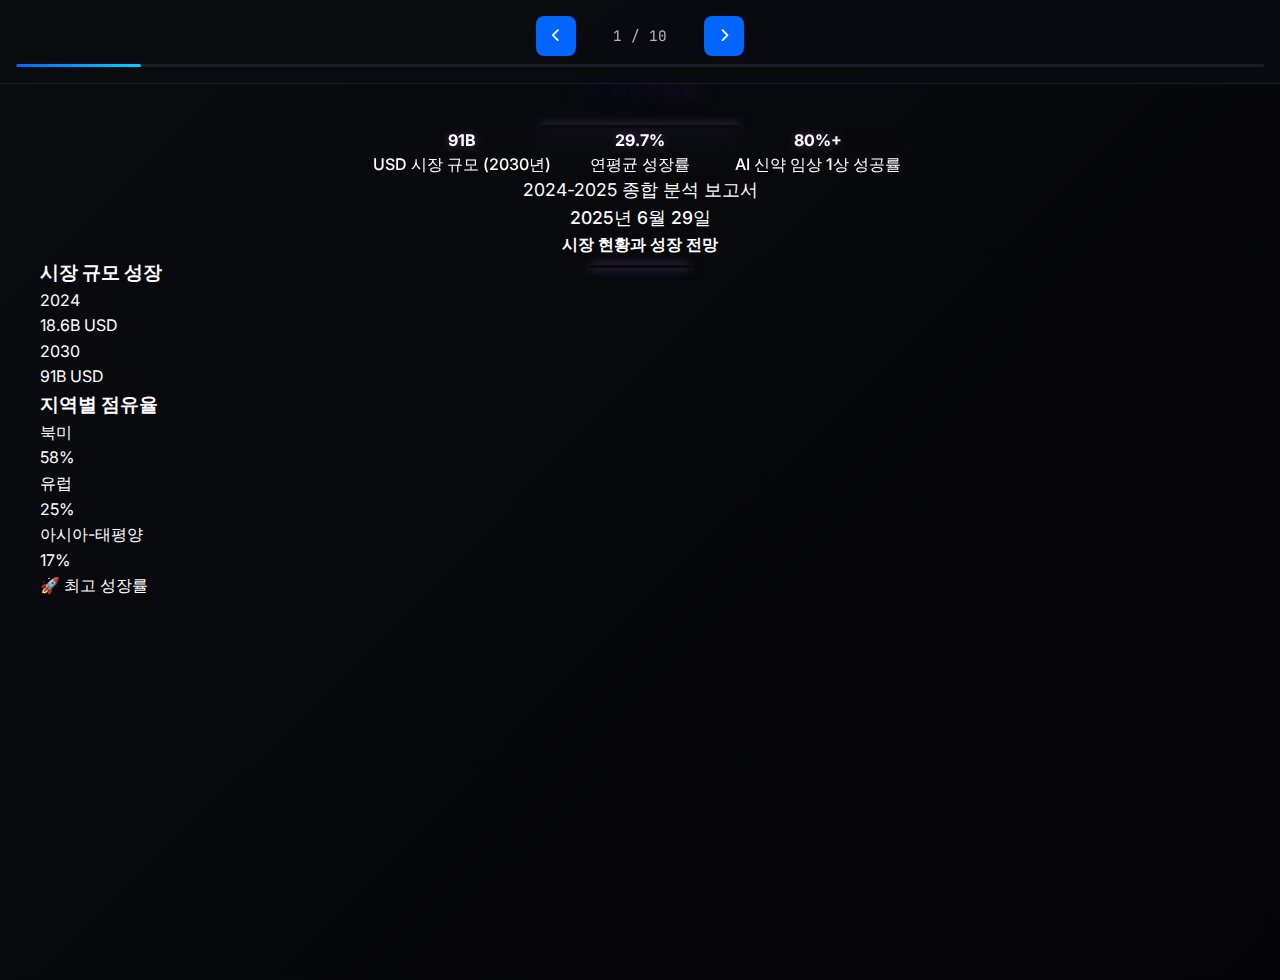
<file: src/index.html>
<!DOCTYPE html>
<html lang="ko">
<head>
    <meta charset="UTF-8">
    <meta name="viewport" content="width=device-width, initial-scale=1.0">
    <title>AI 신약 타겟 발굴 - 현황과 전망</title>
    <link rel="stylesheet" href="css/style.css">
    <link rel="stylesheet" href="css/slides.css">
    <link href="https://fonts.googleapis.com/css2?family=Inter:wght@300;400;500;600;700&family=JetBrains+Mono:wght@400;500&display=swap" rel="stylesheet">
    <link rel="stylesheet" href="https://cdnjs.cloudflare.com/ajax/libs/font-awesome/6.4.0/css/all.min.css">
</head>
<body>
    <!-- 네비게이션 -->
    <nav class="slide-nav">
        <div class="nav-controls">
            <button id="prevBtn" class="nav-btn"><i class="fas fa-chevron-left"></i></button>
            <span id="slideCounter" class="slide-counter">1 / 10</span>
            <button id="nextBtn" class="nav-btn"><i class="fas fa-chevron-right"></i></button>
        </div>
        <div class="nav-progress">
            <div id="progressBar" class="progress-bar"></div>
        </div>
    </nav>

    <!-- 슬라이드 컨테이너 -->
    <main class="slides-container">
        
        <!-- 슬라이드 1: 타이틀 -->
        <section class="slide active" id="slide-1">
            <div class="slide-content title-slide">
                <div class="title-header">
                    <h1 class="main-title">AI 신약 타겟 발굴</h1>
                    <h2 class="sub-title">혁신적 기술과 미래 전망</h2>
                    <div class="title-divider"></div>
                </div>
                <div class="key-stats">
                    <div class="stat-item">
                        <div class="stat-number">91B</div>
                        <div class="stat-label">USD 시장 규모 (2030년)</div>
                    </div>
                    <div class="stat-item">
                        <div class="stat-number">29.7%</div>
                        <div class="stat-label">연평균 성장률</div>
                    </div>
                    <div class="stat-item">
                        <div class="stat-number">80%+</div>
                        <div class="stat-label">AI 신약 임상 1상 성공률</div>
                    </div>
                </div>
                <div class="presentation-info">
                    <p>2024-2025 종합 분석 보고서</p>
                    <p class="date">2025년 6월 29일</p>
                </div>
            </div>
        </section>

        <!-- 슬라이드 2: 시장 현황 -->
        <section class="slide" id="slide-2">
            <div class="slide-content">
                <h2 class="slide-title">시장 현황과 성장 전망</h2>
                <div class="content-grid">
                    <div class="market-overview">
                        <h3>시장 규모 성장</h3>
                        <div class="market-chart">
                            <div class="year-data">
                                <span class="year">2024</span>
                                <div class="bar-container">
                                    <div class="bar" style="width: 20%"></div>
                                    <span class="value">18.6B USD</span>
                                </div>
                            </div>
                            <div class="year-data">
                                <span class="year">2030</span>
                                <div class="bar-container">
                                    <div class="bar" style="width: 100%"></div>
                                    <span class="value">91B USD</span>
                                </div>
                            </div>
                        </div>
                    </div>
                    <div class="region-stats">
                        <h3>지역별 점유율</h3>
                        <div class="region-item">
                            <span>북미</span>
                            <div class="percentage">58%</div>
                        </div>
                        <div class="region-item">
                            <span>유럽</span>
                            <div class="percentage">25%</div>
                        </div>
                        <div class="region-item">
                            <span>아시아-태평양</span>
                            <div class="percentage">17%</div>
                            <span class="growth-indicator">🚀 최고 성장률</span>
                        </div>
                    </div>
                </div>
            </div>
        </section>

        <!-- 추가 슬라이드들은 계속 추가... -->
        
    </main>

    <!-- JavaScript -->
    <script src="js/main.js"></script>
    <script src="js/slides.js"></script>
    <script src="js/charts.js"></script>
</body>
</html>
</file>
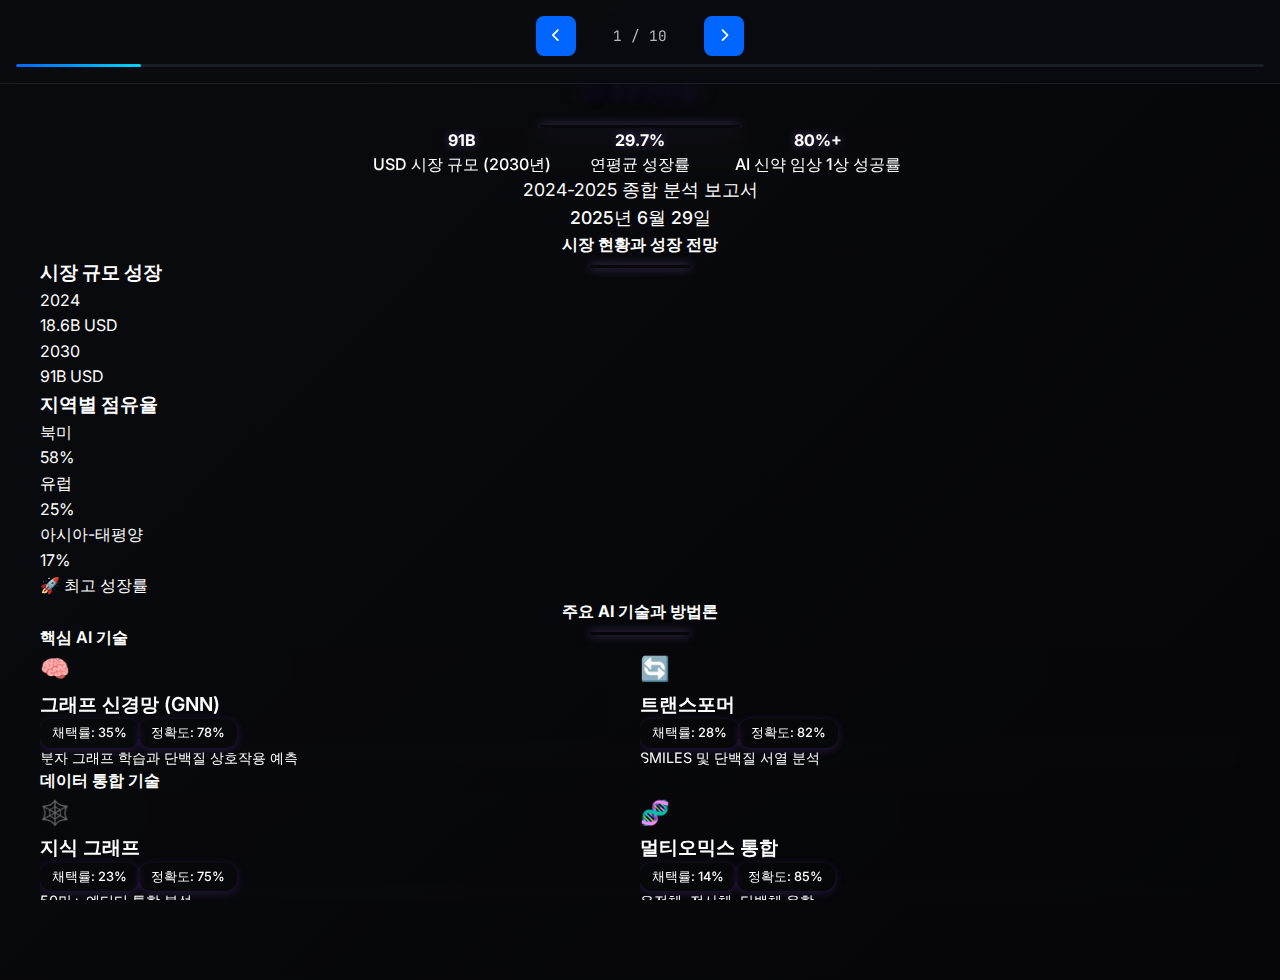
<file: src/index_backup.html>
<!DOCTYPE html>
<html lang="ko">
<head>
    <meta charset="UTF-8">
    <meta name="viewport" content="width=device-width, initial-scale=1.0">
    <title>AI 신약 타겟 발굴 - 현황과 전망</title>
    <link rel="stylesheet" href="css/style.css">
    <link rel="stylesheet" href="css/slides.css">
    <link href="https://fonts.googleapis.com/css2?family=Inter:wght@300;400;500;600;700&family=JetBrains+Mono:wght@400;500&display=swap" rel="stylesheet">
    <link rel="stylesheet" href="https://cdnjs.cloudflare.com/ajax/libs/font-awesome/6.4.0/css/all.min.css">
</head>
<body>
    <!-- 네비게이션 -->
    <nav class="slide-nav">
        <div class="nav-controls">
            <button id="prevBtn" class="nav-btn"><i class="fas fa-chevron-left"></i></button>
            <span id="slideCounter" class="slide-counter">1 / 10</span>
            <button id="nextBtn" class="nav-btn"><i class="fas fa-chevron-right"></i></button>
        </div>
        <div class="nav-progress">
            <div id="progressBar" class="progress-bar"></div>
        </div>
    </nav>

    <!-- 슬라이드 컨테이너 -->
    <main class="slides-container">
        
        <!-- 슬라이드 1: 타이틀 -->
        <section class="slide active" id="slide-1">
            <div class="slide-content title-slide">
                <div class="title-header">
                    <h1 class="main-title">AI 신약 타겟 발굴</h1>
                    <h2 class="sub-title">혁신적 기술과 미래 전망</h2>
                    <div class="title-divider"></div>
                </div>
                <div class="key-stats">
                    <div class="stat-item">
                        <div class="stat-number">91B</div>
                        <div class="stat-label">USD 시장 규모 (2030년)</div>
                    </div>
                    <div class="stat-item">
                        <div class="stat-number">29.7%</div>
                        <div class="stat-label">연평균 성장률</div>
                    </div>
                    <div class="stat-item">
                        <div class="stat-number">80%+</div>
                        <div class="stat-label">AI 신약 임상 1상 성공률</div>
                    </div>
                </div>
                <div class="presentation-info">
                    <p>2024-2025 종합 분석 보고서</p>
                    <p class="date">2025년 6월 29일</p>
                </div>
            </div>
        </section>

        <!-- 슬라이드 2: 시장 현황 -->
        <section class="slide" id="slide-2">
            <div class="slide-content">
                <h2 class="slide-title">시장 현황과 성장 전망</h2>
                <div class="content-grid">
                    <div class="market-overview">
                        <h3>시장 규모 성장</h3>
                        <div class="market-chart">
                            <div class="year-data">
                                <span class="year">2024</span>
                                <div class="bar-container">
                                    <div class="bar" style="width: 20%"></div>
                                    <span class="value">18.6B USD</span>
                                </div>
                            </div>
                            <div class="year-data">
                                <span class="year">2030</span>
                                <div class="bar-container">
                                    <div class="bar" style="width: 100%"></div>
                                    <span class="value">91B USD</span>
                                </div>
                            </div>
                        </div>
                    </div>
                    <div class="region-stats">
                        <h3>지역별 점유율</h3>
                        <div class="region-item">
                            <span>북미</span>
                            <div class="percentage">58%</div>
                        </div>
                        <div class="region-item">
                            <span>유럽</span>
                            <div class="percentage">25%</div>
                        </div>
                        <div class="region-item">
                            <span>아시아-태평양</span>
                            <div class="percentage">17%</div>
                            <span class="growth-indicator">🚀 최고 성장률</span>
                        </div>
                    </div>
                </div>
            </div>
        </section>

        <!-- 슬라이드 3: 주요 AI 기술과 방법론 -->
        <section class="slide" id="slide-3">
            <div class="slide-content">
                <h2 class="slide-title">주요 AI 기술과 방법론</h2>
                <div class="technology-grid">
                    <div class="tech-category">
                        <h3>핵심 AI 기술</h3>
                        <div class="tech-items">
                            <div class="tech-item">
                                <div class="tech-icon">🧠</div>
                                <div class="tech-info">
                                    <h4>그래프 신경망 (GNN)</h4>
                                    <div class="tech-stats">
                                        <span class="adoption">채택률: 35%</span>
                                        <span class="accuracy">정확도: 78%</span>
                                    </div>
                                    <p>분자 그래프 학습과 단백질 상호작용 예측</p>
                                </div>
                            </div>
                            <div class="tech-item">
                                <div class="tech-icon">🔄</div>
                                <div class="tech-info">
                                    <h4>트랜스포머</h4>
                                    <div class="tech-stats">
                                        <span class="adoption">채택률: 28%</span>
                                        <span class="accuracy">정확도: 82%</span>
                                    </div>
                                    <p>SMILES 및 단백질 서열 분석</p>
                                </div>
                            </div>
                        </div>
                    </div>
                    <div class="tech-category">
                        <h3>데이터 통합 기술</h3>
                        <div class="tech-items">
                            <div class="tech-item">
                                <div class="tech-icon">🕸️</div>
                                <div class="tech-info">
                                    <h4>지식 그래프</h4>
                                    <div class="tech-stats">
                                        <span class="adoption">채택률: 23%</span>
                                        <span class="accuracy">정확도: 75%</span>
                                    </div>
                                    <p>50만+ 엔티티 통합 분석</p>
                                </div>
                            </div>
                            <div class="tech-item">
                                <div class="tech-icon">🧬</div>
                                <div class="tech-info">
                                    <h4>멀티오믹스 통합</h4>
                                    <div class="tech-stats">
                                        <span class="adoption">채택률: 14%</span>
                                        <span class="accuracy">정확도: 85%</span>
                                    </div>
                                    <p>유전체, 전사체, 단백체 융합</p>
                                </div>
                            </div>
                        </div>
                    </div>
                </div>
            </div>
        </section>

        <!-- 슬라이드 4: 성공 사례 - Insilico Medicine -->
        <section class="slide" id="slide-4">
            <div class="slide-content">
                <h2 class="slide-title">성공 사례: Insilico Medicine</h2>
                <div class="success-story">
                    <div class="company-intro">
                        <div class="company-logo">🏢</div>
                        <div class="company-info">
                            <h3>Insilico Medicine</h3>
                            <p>549M USD 펀딩 | 31개 프로그램 진행 중</p>
                        </div>
                    </div>
                    
                    <div class="drug-showcase">
                        <div class="drug-info">
                            <h3>ISM001-055 (Rentosertib)</h3>
                            <div class="indication">
                                <span class="label">적응증:</span>
                                <span class="value">특발성 폐섬유증 (IPF)</span>
                            </div>
                        </div>
                        
                        <div class="timeline">
                            <div class="timeline-item">
                                <div class="timeline-date">2021</div>
                                <div class="timeline-event">AI 타겟 발굴</div>
                            </div>
                            <div class="timeline-item">
                                <div class="timeline-date">2023</div>
                                <div class="timeline-event">임상 1상 시작</div>
                            </div>
                            <div class="timeline-item highlight">
                                <div class="timeline-date">2024.11</div>
                                <div class="timeline-event">2상 성공</div>
                            </div>
                        </div>
                        
                        <div class="clinical-results">
                            <h4>임상 2상 결과</h4>
                            <div class="results-comparison">
                                <div class="result-item positive">
                                    <div class="result-label">ISM001-055 (60mg)</div>
                                    <div class="result-value">+98.4mL</div>
                                    <div class="result-desc">FVC 개선</div>
                                </div>
                                <div class="result-item negative">
                                    <div class="result-label">위약군</div>
                                    <div class="result-value">-20.3mL</div>
                                    <div class="result-desc">FVC 감소</div>
                                </div>
                            </div>
                        </div>
                    </div>
                    
                    <div class="key-achievement">
                        <div class="achievement-stat">
                            <div class="stat-number">30개월</div>
                            <div class="stat-label">타겟 발굴 → 임상 1상</div>
                        </div>
                        <div class="achievement-text">
                            <p>기존 4-7년 대비 <strong>75% 시간 단축</strong></p>
                        </div>
                    </div>
                </div>
            </div>
        </section>

        <!-- 슬라이드 5: 주요 플레이어와 파트너십 -->
        <section class="slide" id="slide-5">
            <div class="slide-content">
                <h2 class="slide-title">주요 플레이어와 파트너십</h2>
                <div class="players-overview">
                    <div class="ai-companies">
                        <h3>AI 전문 바이오테크</h3>
                        <div class="company-grid">
                            <div class="company-card">
                                <div class="company-header">
                                    <h4>Insilico Medicine</h4>
                                    <span class="funding">$549M</span>
                                </div>
                                <div class="company-details">
                                    <p>31개 프로그램 | Series C</p>
                                </div>
                            </div>
                            <div class="company-card">
                                <div class="company-header">
                                    <h4>Recursion</h4>
                                    <span class="funding">$688M</span>
                                </div>
                                <div class="company-details">
                                    <p>15개 프로그램 | 상장사</p>
                                </div>
                            </div>
                            <div class="company-card">
                                <div class="company-header">
                                    <h4>Xaira</h4>
                                    <span class="funding">$1,000M</span>
                                </div>
                                <div class="company-details">
                                    <p>5개 프로그램 | Series A</p>
                                </div>
                            </div>
                        </div>
                    </div>
                    
                    <div class="partnerships">
                        <h3>빅파마 파트너십</h3>
                        <div class="partnership-list">
                            <div class="partnership-item">
                                <div class="partnership-info">
                                    <span class="pharma">Eli Lilly</span>
                                    <span class="connector">×</span>
                                    <span class="ai-company">Isomorphic Labs</span>
                                </div>
                                <div class="deal-value">$1.7B</div>
                            </div>
                            <div class="partnership-item">
                                <div class="partnership-info">
                                    <span class="pharma">Novartis</span>
                                    <span class="connector">×</span>
                                    <span class="ai-company">Isomorphic Labs</span>
                                </div>
                                <div class="deal-value">$1.2B</div>
                            </div>
                            <div class="partnership-item">
                                <div class="partnership-info">
                                    <span class="pharma">Bayer</span>
                                    <span class="connector">×</span>
                                    <span class="ai-company">Recursion</span>
                                </div>
                                <div class="deal-value">$1.5B</div>
                            </div>
                        </div>
                        
                        <div class="total-investment">
                            <h4>총 투자 규모</h4>
                            <div class="investment-stat">
                                <span class="amount">$30B+</span>
                                <span class="description">빅파마 AI 파트너십 총액</span>
                            </div>
                        </div>
                    </div>
                </div>
            </div>
        </section>

        <!-- 슬라이드 6: 기술적 도전과제 -->
        <section class="slide" id="slide-6">
            <div class="slide-content">
                <h2 class="slide-title">기술적 도전과제</h2>
                <div class="challenges-overview">
                    <div class="challenges-grid">
                        <div class="challenge-item">
                            <div class="challenge-icon">📊</div>
                            <div class="challenge-content">
                                <h3>데이터 품질과 가용성</h3>
                                <div class="challenge-details">
                                    <p><strong>문제:</strong> 사일로화된 제약 데이터, 편향된 결과 보고</p>
                                    <p><strong>해결책:</strong> 표준화된 데이터 공유 플랫폼, 연합 학습</p>
                                </div>
                                <div class="severity">심각도: 높음</div>
                            </div>
                        </div>
                        
                        <div class="challenge-item">
                            <div class="challenge-icon">🔍</div>
                            <div class="challenge-content">
                                <h3>해석가능성 (블랙박스)</h3>
                                <div class="challenge-details">
                                    <p><strong>문제:</strong> AI 의사결정 과정 불투명, 생물학적 설명 부족</p>
                                    <p><strong>해결책:</strong> 설명 가능한 AI (XAI), 인과관계 모델링</p>
                                </div>
                                <div class="severity">심각도: 높음</div>
                            </div>
                        </div>
                        
                        <div class="challenge-item">
                            <div class="challenge-icon">🧪</div>
                            <div class="challenge-content">
                                <h3>검증의 어려움</h3>
                                <div class="challenge-details">
                                    <p><strong>문제:</strong> 높은 위양성률, 실험적 검증 필수</p>
                                    <p><strong>해결책:</strong> 다중 검증 시스템, 로버스트 모델링</p>
                                </div>
                                <div class="severity">심각도: 중간</div>
                            </div>
                        </div>
                        
                        <div class="challenge-item">
                            <div class="challenge-icon">💻</div>
                            <div class="challenge-content">
                                <h3>컴퓨팅 요구사항</h3>
                                <div class="challenge-details">
                                    <p><strong>문제:</strong> 고비용 GPU 인프라 (연 $4,500/GPU)</p>
                                    <p><strong>해결책:</strong> 클라우드 최적화, 효율적 모델 아키텍처</p>
                                </div>
                                <div class="severity">심각도: 중간</div>
                            </div>
                        </div>
                    </div>
                </div>
            </div>
        </section>
        
    </main>

    <!-- JavaScript -->
    <script src="js/main.js"></script>
    <script src="js/slides.js"></script>
    <script src="js/charts.js"></script>
</body>
</html>
</file>
<file: src/css/slides.css>
/* ===================================
   AI 신약 타겟 발굴 - 슬라이드 스타일
   새로운 퍼플 디자인 시스템 적용
   =================================== */

/* 슬라이드 컨테이너 */
.slides-container {
    margin-top: 80px;
    height: calc(100vh - 80px);
    position: relative;
    overflow: hidden;
}

/* 슬라이드 콘텐츠 */
.slide-content {
    max-width: 1200px;
    width: 100%;
    height: 100%;
    display: flex;
    flex-direction: column;
    margin: 0 auto;
}

/* ===== 슬라이드 1: 타이틀 슬라이드 ===== */
.title-slide {
    text-align: center;
    justify-content: center;
    align-items: center;
}

.title-header {
    margin-bottom: var(--space-xl);
}

.main-title {
    font-size: var(--text-h1);
    font-weight: 900;
    background: linear-gradient(135deg, var(--primary-purple) 0%, var(--secondary-purple) 100%);
    -webkit-background-clip: text;
    -webkit-text-fill-color: transparent;
    background-clip: text;
    margin-bottom: var(--space-sm);
    line-height: 1.2;
    text-shadow: 0 0 20px rgba(103, 58, 183, 0.3);
}

.sub-title {
    font-size: var(--text-h3);
    background: linear-gradient(90deg, var(--text-primary) 0%, var(--accent-purple) 100%);
    -webkit-background-clip: text;
    -webkit-text-fill-color: transparent;
    background-clip: text;
    font-weight: 500;
    margin-bottom: var(--space-md);
}

.title-divider {
    width: 200px;
    height: 3px;
    background: linear-gradient(90deg, var(--primary-purple), var(--accent-purple));
    margin: 0 auto;
    border-radius: 2px;
    box-shadow: 0 0 10px rgba(179, 136, 255, 0.5);
}

/* 주요 통계 - 글래스모피즘 적용 */
.key-stats {
    display: grid;
    grid-template-columns: repeat(3, 1fr);
    gap: var(--space-xl);
    margin: var(--space-xl) 0;
    padding: var(--space-xl);
    background: var(--glass-bg);
    backdrop-filter: blur(12px);
    -webkit-backdrop-filter: blur(12px);
    border-radius: 16px;
    border: 1px solid var(--glass-border);
    box-shadow: var(--shadow-glass);
}

.stat-item {
    text-align: center;
    padding: var(--space-md);
    transition: all var(--transition-normal);
}

.stat-item:hover {
    transform: translateY(-5px) scale(1.02);
}

.stat-number {
    font-size: var(--text-emphasis);
    font-weight: 700;
    color: var(--accent-purple);
    font-family: var(--font-primary);
    margin-bottom: var(--space-xs);
    text-shadow: 0 0 10px rgba(179, 136, 255, 0.4);
}

.stat-label {
    font-size: var(--text-body);
    color: var(--text-secondary);
    font-weight: 500;
    line-height: 1.4;
}

/* 프레젠테이션 정보 */
.presentation-info {
    margin-top: var(--space-xl);
    color: var(--text-secondary);
    text-align: center;
}

.presentation-info p {
    margin-bottom: var(--space-xs);
    font-size: 1.1rem;
}

.date {
    font-family: var(--font-primary);
    font-size: 0.9rem;
    color: var(--accent-purple);
    font-weight: 500;
}

/* ===== 일반 슬라이드 제목 ===== */
.slide-title {
    font-size: var(--text-h2);
    font-weight: 700;
    color: var(--text-primary);
    margin-bottom: var(--space-lg);
    text-align: center;
    position: relative;
}

.slide-title::after {
    content: '';
    position: absolute;
    bottom: -10px;
    left: 50%;
    transform: translateX(-50%);
    width: 100px;
    height: 3px;
    background: linear-gradient(90deg, var(--primary-purple), var(--accent-purple));
    border-radius: 2px;
    box-shadow: 0 0 10px rgba(179, 136, 255, 0.5);
}

/* ===== 슬라이드 3: 기술 그리드 ===== */
.technology-grid {
    display: grid;
    grid-template-columns: 1fr;
    gap: var(--space-xl);
    margin-top: var(--space-lg);
}

.tech-category h3 {
    color: var(--accent-purple);
    margin-bottom: var(--space-md);
    font-size: var(--text-h3);
    font-weight: 600;
}

.tech-items {
    display: grid;
    grid-template-columns: repeat(2, 1fr);
    gap: var(--space-lg);
}

.tech-item {
    background: var(--glass-bg);
    backdrop-filter: blur(12px);
    -webkit-backdrop-filter: blur(12px);
    border: 1px solid var(--glass-border);
    border-radius: 16px;
    padding: var(--space-lg);
    transition: all var(--transition-normal);
    position: relative;
    overflow: hidden;
}

.tech-item::before {
    content: '';
    position: absolute;
    top: 0;
    left: 0;
    width: 100%;
    height: 2px;
    background: linear-gradient(90deg, var(--primary-purple), var(--accent-purple));
}

.tech-item:hover {
    transform: translateY(-5px) scale(1.02);
    box-shadow: 0 0 25px rgba(103, 58, 183, 0.5);
    border-color: var(--accent-purple);
}

.tech-icon {
    font-size: 2rem;
    margin-bottom: var(--space-sm);
}

.tech-info h4 {
    color: var(--text-primary);
    margin-bottom: var(--space-xs);
    font-size: 1.2rem;
    font-weight: 600;
}

.tech-stats {
    display: flex;
    gap: var(--space-sm);
    margin-bottom: var(--space-sm);
    flex-wrap: wrap;
}

.tech-stats span {
    background: linear-gradient(120deg, var(--tertiary-indigo) 0%, var(--primary-purple) 100%);
    color: var(--text-primary);
    padding: 4px 12px;
    border-radius: 12px;
    font-size: 0.8rem;
    font-weight: 500;
    box-shadow: 0 2px 8px rgba(103, 58, 183, 0.3);
}

.tech-info p {
    color: var(--text-secondary);
    font-size: var(--text-body);
    line-height: 1.5;
}

/* ===== 슬라이드 4: 성공 사례 ===== */
.success-story {
    max-width: 1000px;
    margin: 0 auto;
}

.company-intro {
    display: flex;
    align-items: center;
    gap: var(--space-md);
    margin-bottom: var(--space-xl);
    padding: var(--space-lg);
    background: linear-gradient(120deg, 
        rgba(103, 58, 183, 0.1) 0%, 
        rgba(156, 39, 176, 0.1) 100%);
    border-radius: 16px;
    border: 1px solid var(--glass-border);
    backdrop-filter: blur(8px);
}

.company-logo {
    font-size: 3rem;
}

.company-info h3 {
    color: var(--accent-purple);
    font-size: 1.5rem;
    font-weight: 700;
    margin-bottom: var(--space-xs);
}

.company-info p {
    color: var(--text-secondary);
    font-size: var(--text-body);
}

.drug-showcase {
    background: var(--glass-bg);
    backdrop-filter: blur(12px);
    -webkit-backdrop-filter: blur(12px);
    border-radius: 16px;
    padding: var(--space-xl);
    border: 1px solid var(--glass-border);
    box-shadow: var(--shadow-glass);
}

.drug-info h3 {
    color: var(--text-primary);
    font-size: 1.8rem;
    font-weight: 700;
    margin-bottom: var(--space-md);
}

.indication {
    margin-bottom: var(--space-lg);
}

.indication .label {
    color: var(--text-secondary);
    margin-right: var(--space-xs);
    font-weight: 500;
}

.indication .value {
    color: var(--accent-purple);
    font-weight: 700;
}

.timeline {
    display: flex;
    justify-content: space-around;
    margin: var(--space-xl) 0;
    position: relative;
}

.timeline::before {
    content: '';
    position: absolute;
    top: 20px;
    left: 10%;
    right: 10%;
    height: 2px;
    background: linear-gradient(90deg, var(--primary-purple), var(--accent-purple));
}

.timeline-item {
    text-align: center;
    position: relative;
    z-index: 1;
}

.timeline-date {
    background: linear-gradient(135deg, var(--primary-purple), var(--secondary-purple));
    color: var(--text-primary);
    padding: var(--space-xs) var(--space-sm);
    border-radius: 20px;
    font-weight: 600;
    margin-bottom: var(--space-xs);
    display: inline-block;
    box-shadow: var(--shadow-soft);
}

.timeline-item.highlight .timeline-date {
    background: linear-gradient(135deg, var(--success-color), #66BB6A);
}

.timeline-event {
    color: var(--text-secondary);
    font-size: 0.9rem;
    font-weight: 500;
}

.key-achievement {
    text-align: center;
    margin-top: var(--space-xl);
    padding: var(--space-lg);
    background: linear-gradient(120deg, 
        rgba(76, 175, 80, 0.1) 0%, 
        rgba(102, 187, 106, 0.1) 100%);
    border-radius: 16px;
    border: 1px solid var(--success-color);
    backdrop-filter: blur(8px);
}

.achievement-stat .stat-number {
    font-size: var(--text-emphasis);
    color: var(--success-color);
    font-weight: 700;
    font-family: var(--font-primary);
    text-shadow: 0 0 10px rgba(76, 175, 80, 0.4);
}

.achievement-stat .stat-label {
    color: var(--text-secondary);
    font-size: var(--text-body);
    margin-top: var(--space-xs);
    font-weight: 500;
}

/* ===== 슬라이드 5: 플레이어와 파트너십 ===== */
.players-overview {
    display: grid;
    grid-template-columns: 1fr 1fr;
    gap: var(--space-xl);
    margin-top: var(--space-lg);
}

.ai-companies h3, .partnerships h3 {
    color: var(--accent-purple);
    margin-bottom: var(--space-md);
    font-size: var(--text-h3);
    font-weight: 600;
}

.company-grid {
    display: grid;
    grid-template-columns: 1fr;
    gap: var(--space-md);
}

.company-card {
    background: var(--glass-bg);
    backdrop-filter: blur(12px);
    -webkit-backdrop-filter: blur(12px);
    border: 1px solid var(--glass-border);
    border-radius: 16px;
    padding: var(--space-lg);
    transition: all var(--transition-normal);
    position: relative;
    overflow: hidden;
}

.company-card::before {
    content: '';
    position: absolute;
    top: 0;
    left: 0;
    width: 100%;
    height: 2px;
    background: linear-gradient(90deg, var(--tertiary-indigo), var(--primary-purple));
}

.company-card:hover {
    transform: translateY(-5px) scale(1.02);
    box-shadow: 0 0 25px rgba(103, 58, 183, 0.5);
}

.company-card h4 {
    color: var(--text-primary);
    margin-bottom: var(--space-xs);
    font-size: 1.2rem;
    font-weight: 600;
}

.company-card .funding {
    color: var(--success-color);
    font-weight: 700;
    font-family: var(--font-primary);
    font-size: 1.2rem;
    text-shadow: 0 0 8px rgba(76, 175, 80, 0.4);
}

.company-card p {
    color: var(--text-secondary);
    font-size: 0.95rem;
    margin-top: var(--space-xs);
}

.partnership-list {
    margin-bottom: var(--space-lg);
}

.partnership-item {
    display: flex;
    justify-content: space-between;
    align-items: center;
    padding: var(--space-md);
    background: var(--glass-bg);
    backdrop-filter: blur(8px);
    -webkit-backdrop-filter: blur(8px);
    border-radius: 12px;
    border: 1px solid var(--glass-border);
    margin-bottom: var(--space-sm);
    transition: all var(--transition-normal);
}

.partnership-item:hover {
    transform: translateY(-2px);
    box-shadow: var(--shadow-soft);
}

.partnership-item .pharma {
    color: var(--text-primary);
    font-weight: 500;
    font-size: 1rem;
}

.deal-value {
    color: var(--warning-color);
    font-weight: 700;
    font-family: var(--font-primary);
    font-size: 1.1rem;
    text-shadow: 0 0 8px rgba(255, 152, 0, 0.4);
}

.total-investment {
    text-align: center;
    padding: var(--space-lg);
    background: linear-gradient(120deg, 
        rgba(63, 81, 181, 0.1) 0%, 
        rgba(103, 58, 183, 0.1) 100%);
    border-radius: 16px;
    border: 1px solid var(--tertiary-indigo);
    backdrop-filter: blur(8px);
}

.total-investment .amount {
    font-size: var(--text-emphasis);
    color: var(--accent-purple);
    font-weight: 700;
    font-family: var(--font-primary);
    display: block;
    text-shadow: 0 0 10px rgba(179, 136, 255, 0.4);
}

.total-investment .description {
    color: var(--text-secondary);
    font-size: 0.95rem;
    margin-top: var(--space-xs);
    font-weight: 500;
}

/* ===== 슬라이드 6: 기술적 도전과제 ===== */
.challenges-overview {
    margin-top: var(--space-lg);
}

.challenges-grid {
    display: grid;
    grid-template-columns: repeat(2, 1fr);
    gap: var(--space-lg);
    margin-top: var(--space-lg);
}

.challenge-item {
    background: var(--glass-bg);
    backdrop-filter: blur(12px);
    -webkit-backdrop-filter: blur(12px);
    border: 1px solid var(--glass-border);
    border-radius: 16px;
    padding: var(--space-lg);
    transition: all var(--transition-normal);
    position: relative;
    overflow: hidden;
}

.challenge-item::before {
    content: '';
    position: absolute;
    top: 0;
    left: 0;
    width: 100%;
    height: 2px;
    background: linear-gradient(90deg, var(--warning-color), #FFB74D);
}

.challenge-item:hover {
    transform: translateY(-5px) scale(1.02);
    box-shadow: 0 0 25px rgba(255, 152, 0, 0.3);
}

.challenge-icon {
    font-size: 2rem;
    margin-bottom: var(--space-sm);
}

.challenge-item h3 {
    color: var(--text-primary);
    margin-bottom: var(--space-md);
    font-size: 1.2rem;
    font-weight: 600;
}

.challenge-item p {
    color: var(--text-secondary);
    line-height: 1.6;
    margin-bottom: var(--space-sm);
    font-size: 0.95rem;
}

.severity {
    display: inline-block;
    padding: 6px 16px;
    border-radius: 20px;
    font-size: 0.8rem;
    font-weight: 600;
    margin-top: var(--space-sm);
}

.severity.high {
    background: rgba(255, 152, 0, 0.2);
    color: var(--warning-color);
    border: 1px solid var(--warning-color);
}

.severity.medium {
    background: rgba(103, 58, 183, 0.2);
    color: var(--primary-purple);
    border: 1px solid var(--primary-purple);
}

/* ===== 슬라이드 7: AI의 정량적 장점 ===== */
.advantages-overview {
    max-width: 900px;
    margin: 0 auto;
}

.comparison-section h3 {
    color: var(--accent-purple);
    font-size: var(--text-h3);
    font-weight: 600;
    margin-bottom: var(--space-lg);
    text-align: center;
}

.comparison-grid {
    display: grid;
    grid-template-columns: 1fr;
    gap: var(--space-lg);
    margin-top: var(--space-lg);
}

.comparison-item {
    background: var(--glass-bg);
    backdrop-filter: blur(12px);
    -webkit-backdrop-filter: blur(12px);
    border: 1px solid var(--glass-border);
    border-radius: 16px;
    padding: var(--space-lg);
    display: grid;
    grid-template-columns: 1fr 1fr 1fr;
    align-items: center;
    gap: var(--space-md);
    transition: all var(--transition-normal);
}

.comparison-item:hover {
    transform: translateY(-3px);
    box-shadow: var(--shadow-soft);
}

.metric-name {
    color: var(--text-primary);
    font-weight: 600;
    font-size: 1.1rem;
}

.ai-value {
    color: var(--success-color);
    font-weight: 700;
    font-family: var(--font-primary);
    font-size: 1.4rem;
    text-align: center;
    text-shadow: 0 0 8px rgba(76, 175, 80, 0.4);
}

.traditional-value {
    color: var(--warning-color);
    font-weight: 700;
    font-family: var(--font-primary);
    font-size: 1.4rem;
    text-align: center;
    text-shadow: 0 0 8px rgba(255, 152, 0, 0.4);
}

/* ===== 슬라이드 8: 규제 환경 ===== */
.regulatory-overview {
    display: grid;
    grid-template-columns: 1fr 1fr;
    gap: var(--space-xl);
    margin-top: var(--space-lg);
}

.regulatory-updates h3, .clinical-pipeline h3 {
    color: var(--accent-purple);
    margin-bottom: var(--space-md);
    font-size: var(--text-h3);
    font-weight: 600;
}

.regulatory-item {
    background: var(--glass-bg);
    backdrop-filter: blur(12px);
    -webkit-backdrop-filter: blur(12px);
    border: 1px solid var(--glass-border);
    border-radius: 16px;
    padding: var(--space-lg);
    margin-bottom: var(--space-md);
    transition: all var(--transition-normal);
}

.regulatory-item:hover {
    transform: translateY(-3px);
    box-shadow: var(--shadow-soft);
}

.agency-logo {
    font-size: 2rem;
    margin-bottom: var(--space-sm);
}

.regulatory-item h4 {
    color: var(--accent-purple);
    margin-bottom: var(--space-xs);
    font-weight: 600;
}

.update-date {
    color: var(--success-color);
    font-weight: 600;
    font-size: 0.9rem;
    margin-bottom: var(--space-sm);
}

.regulatory-item p {
    color: var(--text-secondary);
    line-height: 1.5;
    font-size: 0.95rem;
}

.pipeline-stats {
    display: grid;
    grid-template-columns: repeat(3, 1fr);
    gap: var(--space-md);
}

.pipeline-item {
    text-align: center;
    padding: var(--space-lg);
    background: linear-gradient(120deg, 
        rgba(63, 81, 181, 0.1) 0%, 
        rgba(103, 58, 183, 0.1) 100%);
    border-radius: 16px;
    border: 1px solid var(--tertiary-indigo);
    backdrop-filter: blur(8px);
    transition: all var(--transition-normal);
}

.pipeline-item:hover {
    transform: translateY(-3px);
    box-shadow: var(--shadow-soft);
}

.pipeline-stage {
    color: var(--text-primary);
    font-weight: 600;
    margin-bottom: var(--space-xs);
    font-size: 0.95rem;
}

.pipeline-count {
    font-size: var(--text-emphasis);
    color: var(--accent-purple);
    font-weight: 700;
    font-family: var(--font-primary);
    text-shadow: 0 0 10px rgba(179, 136, 255, 0.4);
}

/* ===== 슬라이드 9: 미래 기술 트렌드 ===== */
.future-trends {
    margin-top: var(--space-lg);
}

.convergence-technologies h3, .investment-opportunities h3 {
    color: var(--accent-purple);
    font-size: var(--text-h3);
    font-weight: 600;
    margin-bottom: var(--space-md);
}

.tech-roadmap {
    margin-top: var(--space-lg);
}

.roadmap-item {
    display: grid;
    grid-template-columns: 120px auto 120px;
    gap: var(--space-lg);
    align-items: center;
    margin-bottom: var(--space-lg);
    padding: var(--space-lg);
    background: var(--glass-bg);
    backdrop-filter: blur(12px);
    -webkit-backdrop-filter: blur(12px);
    border: 1px solid var(--glass-border);
    border-radius: 16px;
    transition: all var(--transition-normal);
}

.roadmap-item:hover {
    transform: translateY(-3px);
    box-shadow: var(--shadow-soft);
}

.tech-timeline {
    background: linear-gradient(135deg, var(--primary-purple), var(--secondary-purple));
    color: var(--text-primary);
    padding: var(--space-sm);
    border-radius: 12px;
    text-align: center;
    font-weight: 600;
    font-size: 0.9rem;
    box-shadow: var(--shadow-soft);
}

.tech-info {
    display: flex;
    flex-direction: column;
    gap: var(--space-xs);
}

.tech-info h4 {
    color: var(--text-primary);
    margin: 0;
    font-weight: 600;
    display: flex;
    align-items: center;
    gap: var(--space-sm);
}

.tech-icon {
    font-size: 1.5rem;
}

.tech-info p {
    color: var(--text-secondary);
    margin: 0;
    font-size: 0.9rem;
    line-height: 1.4;
}

.impact-level {
    padding: 6px 16px;
    border-radius: 20px;
    font-size: 0.8rem;
    font-weight: 600;
    text-align: center;
}

.impact-level.high {
    background: rgba(76, 175, 80, 0.2);
    color: var(--success-color);
    border: 1px solid var(--success-color);
}

.impact-level.medium {
    background: rgba(255, 152, 0, 0.2);
    color: var(--warning-color);
    border: 1px solid var(--warning-color);
}

.opportunity-grid {
    display: grid;
    grid-template-columns: repeat(2, 1fr);
    gap: var(--space-md);
    margin-top: var(--space-lg);
}

.opportunity-item {
    text-align: center;
    padding: var(--space-lg);
    background: linear-gradient(120deg, 
        rgba(179, 136, 255, 0.1) 0%, 
        rgba(156, 39, 176, 0.1) 100%);
    border-radius: 16px;
    border: 1px solid var(--accent-purple);
    backdrop-filter: blur(8px);
    transition: all var(--transition-normal);
}

.opportunity-item:hover {
    transform: translateY(-3px);
    box-shadow: var(--shadow-soft);
}

.opportunity-item h4 {
    color: var(--text-primary);
    margin-bottom: var(--space-sm);
    font-weight: 600;
}

.opportunity-value {
    font-size: 1.6rem;
    color: var(--accent-purple);
    font-weight: 700;
    font-family: var(--font-primary);
    text-shadow: 0 0 10px rgba(179, 136, 255, 0.4);
}

/* ===== 슬라이드 10: 전략적 시사점과 결론 ===== */
.strategic-insights {
    max-width: 1000px;
    margin: 0 auto;
}

.key-insights h3 {
    color: var(--accent-purple);
    font-size: var(--text-h3);
    font-weight: 600;
    margin-bottom: var(--space-lg);
    text-align: center;
}

.insights-grid {
    display: grid;
    grid-template-columns: repeat(3, 1fr);
    gap: var(--space-lg);
    margin: var(--space-lg) 0;
}

.insight-item {
    text-align: center;
    padding: var(--space-lg);
    background: var(--glass-bg);
    backdrop-filter: blur(12px);
    -webkit-backdrop-filter: blur(12px);
    border: 1px solid var(--glass-border);
    border-radius: 16px;
    transition: all var(--transition-normal);
    position: relative;
    overflow: hidden;
}

.insight-item::before {
    content: '';
    position: absolute;
    top: 0;
    left: 0;
    width: 100%;
    height: 2px;
    background: linear-gradient(90deg, var(--primary-purple), var(--accent-purple));
}

.insight-item:hover {
    transform: translateY(-5px) scale(1.02);
    box-shadow: 0 0 25px rgba(103, 58, 183, 0.5);
}

.insight-icon {
    font-size: 2.5rem;
    margin-bottom: var(--space-sm);
}

.insight-item h4 {
    color: var(--accent-purple);
    margin-bottom: var(--space-sm);
    font-size: 1.1rem;
    font-weight: 600;
}

.insight-item p {
    color: var(--text-secondary);
    font-size: 0.95rem;
    line-height: 1.5;
}

.final-message {
    margin-top: var(--space-xl);
}

.conclusion-box {
    background: linear-gradient(135deg, 
        rgba(103, 58, 183, 0.1) 0%, 
        rgba(179, 136, 255, 0.1) 100%);
    border: 2px solid var(--primary-purple);
    border-radius: 16px;
    padding: var(--space-xl);
    text-align: center;
    backdrop-filter: blur(12px);
    -webkit-backdrop-filter: blur(12px);
    box-shadow: var(--shadow-glass);
}

.conclusion-box h3 {
    color: var(--accent-purple);
    font-size: 1.6rem;
    font-weight: 700;
    margin-bottom: var(--space-md);
}

.conclusion-text {
    color: var(--text-primary);
    font-size: 1.2rem;
    line-height: 1.6;
    margin-bottom: var(--space-xl);
}

.conclusion-text strong {
    color: var(--accent-purple);
    font-weight: 700;
}

.final-stats {
    display: grid;
    grid-template-columns: repeat(3, 1fr);
    gap: var(--space-lg);
    margin-top: var(--space-lg);
}

.final-stat {
    text-align: center;
    padding: var(--space-md);
    background: var(--glass-bg);
    border-radius: 12px;
    border: 1px solid var(--glass-border);
    transition: all var(--transition-normal);
}

.final-stat:hover {
    transform: translateY(-3px);
}

.final-stat .number {
    display: block;
    font-size: var(--text-emphasis);
    color: var(--success-color);
    font-weight: 700;
    font-family: var(--font-primary);
    margin-bottom: var(--space-xs);
    text-shadow: 0 0 10px rgba(76, 175, 80, 0.4);
}

.final-stat .label {
    color: var(--text-secondary);
    font-size: 0.9rem;
    font-weight: 500;
}

/* 반응형 디자인 */
@media (max-width: 1200px) {
    .tech-items, .challenges-grid {
        grid-template-columns: 1fr;
    }
    
    .players-overview, .regulatory-overview {
        grid-template-columns: 1fr;
        gap: var(--space-md);
    }
    
    .insights-grid {
        grid-template-columns: 1fr;
        gap: var(--space-md);
    }
}

@media (max-width: 768px) {
    .key-stats, .final-stats {
        grid-template-columns: 1fr;
        gap: var(--space-md);
    }
    
    .comparison-item {
        grid-template-columns: 1fr;
        text-align: center;
        gap: var(--space-sm);
    }
    
    .pipeline-stats, .opportunity-grid {
        grid-template-columns: 1fr;
    }
    
    .roadmap-item {
        grid-template-columns: 1fr;
        text-align: center;
    }
}
</file>
<file: src/css/style.css>
/* CSS Reset 및 기본 설정 */
*, *::before, *::after {
    margin: 0;
    padding: 0;
    box-sizing: border-box;
}

:root {
    /* 색상 팔레트 */
    --primary-blue: #0066ff;
    --secondary-blue: #004ac7;
    --accent-cyan: #00d4ff;
    --dark-bg: #0a0b0f;
    --darker-bg: #050507;
    --light-text: #ffffff;
    --gray-text: #b4b8c0;
    --border-color: #1a1d24;
    --success-green: #00d466;
    --warning-orange: #ff8c00;
    
    /* 타이포그래피 */
    --font-main: 'Inter', -apple-system, BlinkMacSystemFont, sans-serif;
    --font-mono: 'JetBrains Mono', monospace;
    
    /* 간격 */
    --spacing-xs: 0.5rem;
    --spacing-sm: 1rem;
    --spacing-md: 1.5rem;
    --spacing-lg: 2rem;
    --spacing-xl: 3rem;
    
    /* 그림자 */
    --shadow-soft: 0 4px 20px rgba(0, 102, 255, 0.1);
    --shadow-strong: 0 8px 40px rgba(0, 102, 255, 0.2);
    
    /* 애니메이션 */
    --transition-fast: 0.2s ease;
    --transition-normal: 0.3s ease;
    --transition-slow: 0.5s ease;
}

/* 기본 요소 스타일링 */
body {
    font-family: var(--font-main);
    background: linear-gradient(135deg, var(--dark-bg) 0%, var(--darker-bg) 100%);
    color: var(--light-text);
    line-height: 1.6;
    overflow: hidden;
    min-height: 100vh;
}

/* 네비게이션 스타일 */
.slide-nav {
    position: fixed;
    top: 0;
    left: 0;
    right: 0;
    z-index: 1000;
    background: rgba(10, 11, 15, 0.9);
    backdrop-filter: blur(10px);
    border-bottom: 1px solid var(--border-color);
    padding: var(--spacing-sm);
}

.nav-controls {
    display: flex;
    align-items: center;
    justify-content: center;
    gap: var(--spacing-md);
    margin-bottom: var(--spacing-xs);
}

.nav-btn {
    background: var(--primary-blue);
    border: none;
    color: white;
    width: 40px;
    height: 40px;
    border-radius: 8px;
    display: flex;
    align-items: center;
    justify-content: center;
    cursor: pointer;
    transition: var(--transition-fast);
}

.nav-btn:hover {
    background: var(--secondary-blue);
    transform: translateY(-2px);
}

.nav-btn:disabled {
    opacity: 0.5;
    cursor: not-allowed;
    transform: none;
}

.slide-counter {
    font-family: var(--font-mono);
    font-size: 0.9rem;
    color: var(--gray-text);
    min-width: 80px;
    text-align: center;
}

.nav-progress {
    width: 100%;
    height: 3px;
    background: var(--border-color);
    border-radius: 2px;
    overflow: hidden;
}

.progress-bar {
    height: 100%;
    background: linear-gradient(90deg, var(--primary-blue), var(--accent-cyan));
    width: 10%;
    transition: width var(--transition-normal);
    border-radius: 2px;
}
</file>
